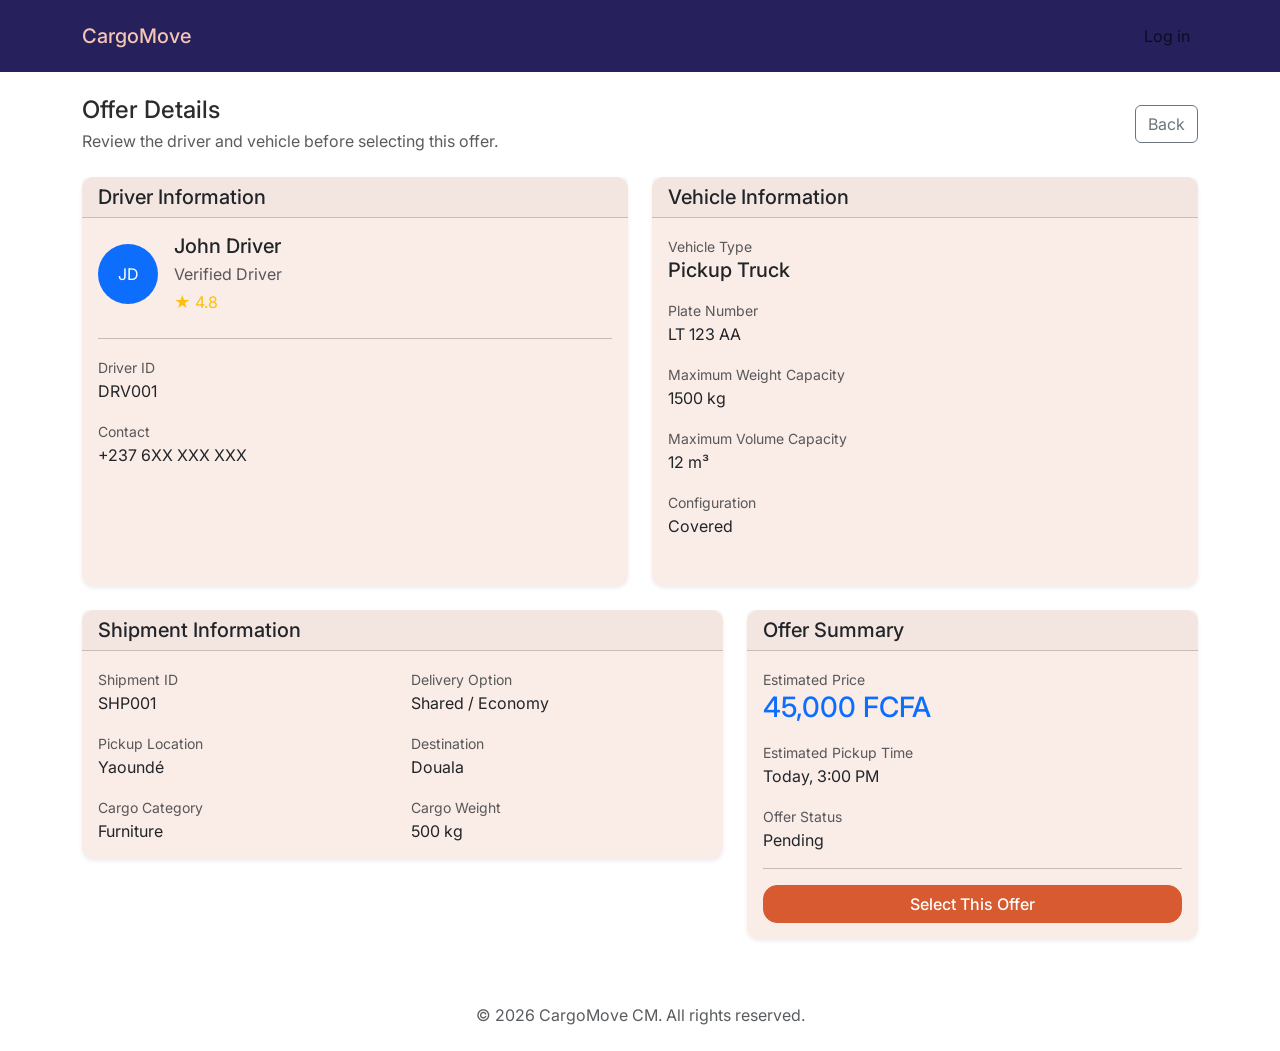
<file: frontend/pages/offerdetails.html>
<!DOCTYPE html>
<html lang="en">

<head>
    <meta charset="UTF-8">
    <meta name="viewport" content="width=device-width, initial-scale=1.0">

    <title>Offer Details — CargoMove CM</title>
    <link rel="preconnect" href="https://fonts.googleapis.com">
    <link href="https://fonts.googleapis.com/css2?family=Inter:wght@400;500&display=swap" rel="stylesheet">
    <link rel="stylesheet" href="https://cdn.jsdelivr.net/npm/bootstrap@5.3.3/dist/css/bootstrap.min.css">
    <link rel="stylesheet" href="../css/style.css">
</head>

<body>

    <nav class="navbar navbar-expand-lg">
        <div class="container">
            <a class="navbar-brand" href="../index.html">
                CargoMove
            </a>

            <button
                class="navbar-toggler"
                type="button"
                data-bs-toggle="collapse"
                data-bs-target="#navMenu"
                aria-controls="navMenu"
                aria-expanded="false"
                aria-label="Toggle navigation">

                <span class="navbar-toggler-icon"></span>
            </button>

            <div class="collapse navbar-collapse" id="navMenu">

                <ul class="navbar-nav ms-auto" id="navLinks">
                </ul>
            </div>
        </div>

    </nav>

    <main class="container wide my-4">
        <div class="d-flex justify-content-between align-items-center mb-4">
            <div>
                <h4 class="mb-1">Offer Details</h4>
                <p class="text-muted mb-0">
                    Review the driver and vehicle before selecting this offer.
                </p>
            </div>

            <a href="senderDashboard.html"
               class="btn btn-outline-secondary">
                Back
            </a>

        </div>

        <div class="row g-4">
            <div class="col-lg-6">
                <div class="card shadow-sm h-100">
                    <div class="card-header">
                        <h5 class="mb-0">Driver Information</h5>
                    </div>
                    <div class="card-body">
                        <div class="d-flex align-items-center mb-4">
                            <div
                                class="rounded-circle bg-primary text-white
                                       d-flex justify-content-center
                                       align-items-center me-3"
                                style="width: 60px; height: 60px;">

                                <span id="driverInitials">JD</span>
                            </div>

                            <div>

                                <h5 id="driverName" class="mb-1">
                                    Loading driver...
                                </h5>

                                <p id="driverVerification"
                                   class="text-muted mb-1">
                                    Verification status
                                </p>

                                <span class="text-warning">
                                    ★ <span id="driverRating">--</span>
                                </span>

                            </div>
                        </div>

                        <hr>

                        <div class="mb-3">

                            <small class="text-muted">
                                Driver ID
                            </small>

                            <p id="driverId" class="mb-0">
                                --
                            </p>

                        </div>

                        <div class="mb-3">

                            <small class="text-muted">
                                Contact
                            </small>

                            <p id="driverPhone" class="mb-0">
                                --
                            </p>
                        </div>
                    </div>
                </div>
            </div>

            <div class="col-lg-6">

                <div class="card shadow-sm h-100">

                    <div class="card-header">
                        <h5 class="mb-0">Vehicle Information</h5>
                    </div>

                    <div class="card-body">

                        <div class="mb-3">

                            <small class="text-muted">
                                Vehicle Type
                            </small>

                            <h5 id="vehicleType">
                                Loading...
                            </h5>

                        </div>

                        <div class="mb-3">

                            <small class="text-muted">
                                Plate Number
                            </small>

                            <p id="plateNumber" class="mb-0">
                                --
                            </p>

                        </div>

                        <div class="mb-3">

                            <small class="text-muted">
                                Maximum Weight Capacity
                            </small>

                            <p class="mb-0">
                                <span id="maxWeightCapacity">--</span> kg
                            </p>

                        </div>

                        <div class="mb-3">
                            <small class="text-muted">
                                Maximum Volume Capacity
                            </small>

                            <p class="mb-0">
                                <span id="maxVolumeCapacity">--</span> m³
                            </p>
                        </div>

                        <div class="mb-3">

                            <small class="text-muted">
                                Configuration
                            </small>

                            <p id="vehicleConfiguration" class="mb-0">
                                --
                            </p>
                        </div>
                    </div>
                </div>
            </div>

            <div class="col-lg-7">
                <div class="card shadow-sm">
                    <div class="card-header">
                        <h5 class="mb-0">Shipment Information</h5>
                    </div>
                    <div class="card-body">
                        <div class="row g-3">
                            <div class="col-md-6">
                                <small class="text-muted">
                                    Shipment ID
                                </small>

                                <p id="shipmentId" class="mb-0">
                                    --
                                </p>
                            </div>

                            <div class="col-md-6">
                                <small class="text-muted">
                                    Delivery Option
                                </small>

                                <p id="deliveryOption" class="mb-0">
                                    --
                                </p>
                            </div>

                            <div class="col-md-6">
                                <small class="text-muted">
                                    Pickup Location
                                </small>
                                <p id="pickupLocation" class="mb-0">
                                    --
                                </p>
                            </div>

                            <div class="col-md-6">
                                <small class="text-muted">
                                    Destination
                                </small>
                                <p id="destination" class="mb-0">
                                    --
                                </p>
                            </div>

                            <div class="col-md-6">
                                <small class="text-muted">
                                    Cargo Category
                                </small>

                                <p id="cargoCategory" class="mb-0">
                                    --
                                </p>
                            </div>

                            <div class="col-md-6">
                                <small class="text-muted">
                                    Cargo Weight
                                </small>

                                <p class="mb-0">
                                    <span id="cargoWeight">--</span> kg
                                </p>
                            </div>
                        </div>
                    </div>
                </div>

            </div>

            <div class="col-lg-5">
                <div class="card shadow-sm">
                    <div class="card-header">
                        <h5 class="mb-0">Offer Summary</h5>
                    </div>

                    <div class="card-body">
                        <div class="mb-3">
                            <small class="text-muted">
                                Estimated Price
                            </small>

                            <h3 id="estimatedPrice"
                                class="text-primary">
                                -- FCFA
                            </h3>
                        </div>

                        <div class="mb-3">
                            <small class="text-muted">
                                Estimated Pickup Time
                            </small>

                            <p id="estimatedPickupTime" class="mb-0">
                                --
                            </p>
                        </div>

                        <div class="mb-3">
                            <small class="text-muted">
                                Offer Status
                            </small>
                            <p id="offerStatus" class="mb-0">
                                --
                            </p>
                        </div>

                        <hr>
                        <div id="offerMessage"
                             class="alert d-none"
                             role="alert">
                        </div>

                        <button
                            type="button"
                            id="selectOfferBtn"
                            class="btn btn-primary w-100">
                            Select This Offer
                        </button>

                    </div>
                </div>
            </div>
        </div>
    </main>

    <footer class="text-center py-4">

        <p class="text-muted mb-0">
            &copy; 2026 CargoMove CM. All rights reserved.
        </p>

    </footer>

    <script src="https://cdn.jsdelivr.net/npm/bootstrap@5.3.3/dist/js/bootstrap.bundle.min.js">
    </script>
    <script src="../js/config.js"></script>
    <script src="../js/services/api.js"></script>
    <script src="../js/services/authService.js"></script>
    <script src="../js/components/navbar.js"></script>
    <script src="../js/pages/offerDetails.js"></script>

</body>
</html>
</file>
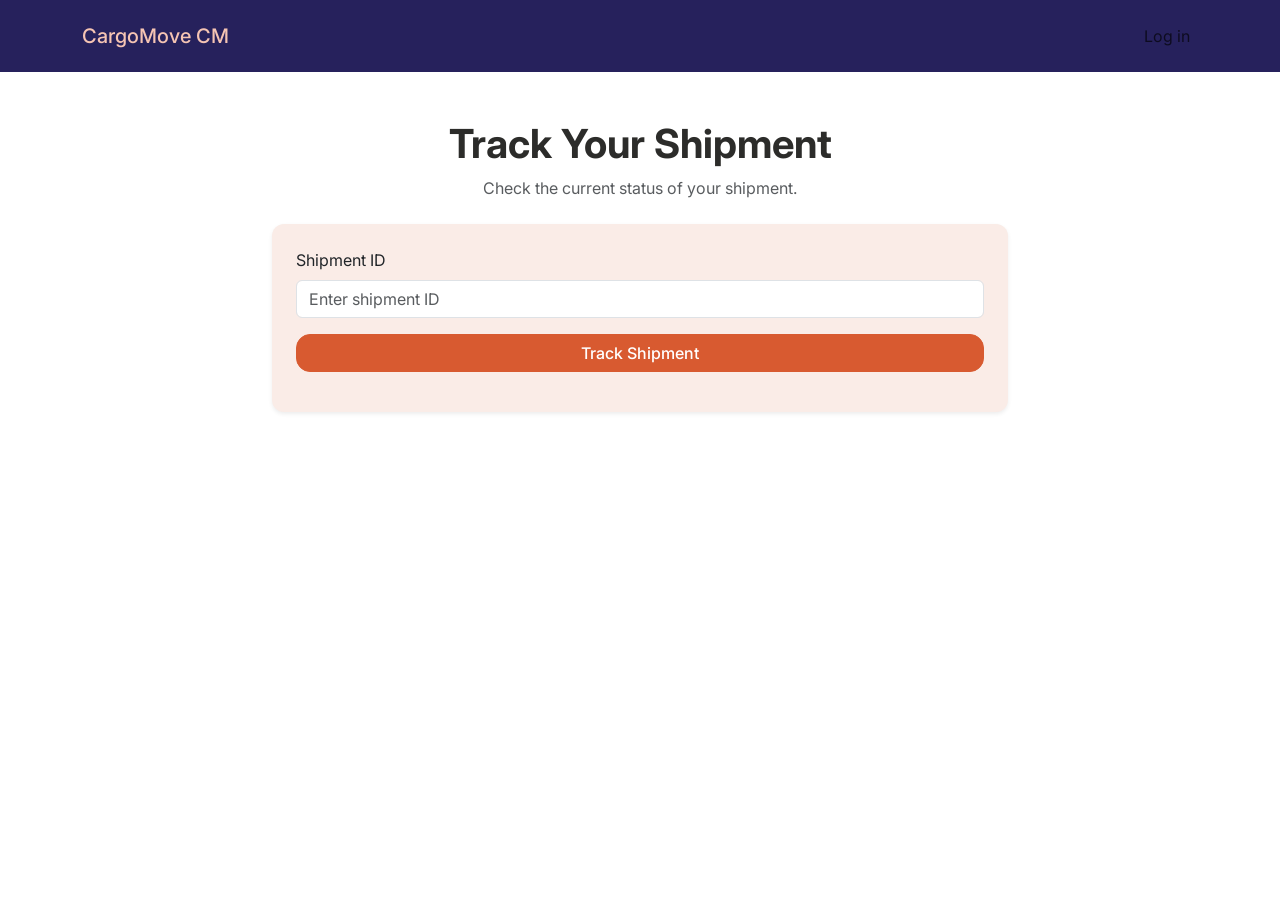
<file: frontend/pages/tracking.html>
<!DOCTYPE html>
<html lang="en">

<head>
    <meta charset="UTF-8">
    <meta name="viewport" content="width=device-width, initial-scale=1.0">
    <title>CargoMove CM - Tracking</title>
    <link href="https://cdn.jsdelivr.net/npm/bootstrap@5.3.3/dist/css/bootstrap.min.css"
        rel="stylesheet">
    <link href="https://fonts.googleapis.com/css2?family=Inter:wght@400;500;600;700&display=swap"
        rel="stylesheet">
    <link rel="stylesheet" href="../css/style.css">

</head>

<body>
    <nav class="navbar navbar-expand-lg">
        <div class="container">
            <a class="navbar-brand" href="#">
                CargoMove CM
            </a>
            <button
                class="navbar-toggler"
                type="button"
                data-bs-toggle="collapse"
                data-bs-target="#navMenu">
                <span class="navbar-toggler-icon"></span>
            </button>

            <div class="collapse navbar-collapse"
                id="navMenu">
                <ul class="navbar-nav ms-auto" id="navLinks"> </ul>
            </div>
        </div>
    </nav>

    <main class="container py-5">
        <div class="row justify-content-center">
            <div class="col-lg-8">
                <div class="text-center mb-4">

                    <h1 class="fw-bold">
                        Track Your Shipment
                    </h1>
                    <p class="text-muted">
                        Check the current status of your shipment.
                    </p>
                </div>
    
                <div class="card shadow-sm">
                    <div class="card-body p-4">
                        <form id="trackingForm">
                            <div class="mb-3">

                                <label
                                    for="shipmentId"
                                    class="form-label">
                                    Shipment ID
                                </label>

                                <input
                                    type="text"
                                    class="form-control"
                                    id="shipmentId"
                                    placeholder="Enter shipment ID"
                                    required>
                            </div>
                            <button
                                type="submit"
                                class="btn btn-primary w-100">
                                Track Shipment
                            </button>
                        </form>

                        <div id="trackingMessage"
                            class="mt-3">
                    </div>
                    </div>
                </div>

                <div
                    id="trackingResult"
                    class="card shadow-sm mt-4 d-none">

                    <div class="card-body p-4">
                        <h4 class="fw-bold mb-4">
                            Shipment Information
                        </h4>
                        <div class="mb-3">
                            <strong>
                                Shipment ID:
                            </strong>
                            <span id="displayShipmentId"> </span>
                        </div>

                        <div class="mb-3">
                            <strong>
                                Status:
                            </strong>
                            <span id="shipmentStatus"> </span>
                        </div>

                        <div class="mb-3">
                            <strong>
                                Pickup Location:
                            </strong>
                            <span id="pickupLocation"> </span>
                        </div>

                        <div class="mb-3">
                            <strong>
                                Destination:
                            </strong>
                            <span id="destination"> </span>
                        </div>

                        <div class="mb-3">
                            <strong>
                                Pickup Date
                            </strong>
                            <span id="pickupDate"> </span>
                        </div>

                        <div class="mb-3">
                            <strong>
                                Delivery Type
                            </strong>
                            <span id="deliveryType"> </span>
                        </div>

                        <div class="mb-3">
                            <strong>
                                Total Weight:
                            </strong>
                            <span id="totalWeight"> </span>
                        </div>

                        <div class="mb-3">
                            <strong>
                                Total Volume:
                            </strong>
                            <span id="totalVolume"> </span>
                        </div>

                        <div class="mb-3">
                            <strong>
                                Estimated Price:
                            </strong>
                            <span id="estimatedPrice"> </span>

                        </div>
                    </div>
                </div>
            </div>
        </div>

    </main>

    <script
        src="https://cdn.jsdelivr.net/npm/bootstrap@5.3.3/dist/js/bootstrap.bundle.min.js">
    </script>

    <script src="../js/config.js"></script>
    <script src="../js/services/api.js"></script>
    <script src="../js/services/authService.js"></script>
    <script src="../js/components/navbar.js"></script>
    <script src="../js/pages/liveTracking.js"></script>

</body>
</html>
</file>
<file: frontend/css/style.css>
:root {
    --color-bg: #FFFFFF;
    --color-text: #2C2C2A;
    --color-text-muted: #5F5E5A;
    --color-border: #E8D9D2;

    --color-navy: #26215C;
    --color-navy-light: #F5C4B3;
    --color-accent: #D85A30;
    --color-accent-dark: #993C1D;

    --status-pending: #8A4B0C;
    --status-pending-bg: #FCEEDA;
    --status-matched: #993C1D;
    --status-matched-bg: #FAECE7;
    --status-transit: #26215C;
    --status-transit-bg: #E8E7F5;
    --status-delivered: #2F5B12;
    --status-delivered-bg: #E7F3E0;
    --status-cancelled: #8A1F1F;
    --status-cancelled-bg: #FBE7E7;
}

body {
    font-family: 'Inter', sans-serif;
    color: var(--color-text);
    background-color: var(--color-bg);
}

.navbar {
    background-color: var(--color-navy);
    padding: 1rem 0;
}

.navbar-brand {
    font-weight: 500;
    color: var(--color-navy-light) !important;
}

.navbar-toggler {
    border-color: var(--color-navy-light);
}

.navbar-toggler-icon {
    filter: invert(1);
}

.navbar-greeting {
    color: var(--color-navy-light);
    font-size: 0.9rem;
}

.user-avatar {
    display: inline-flex;
    align-items: center;
    justify-content: center;
    width: 34px;
    height: 34px;
    border-radius: 50%;
    background-color: var(--color-accent);
    color: #fff;
    font-weight: 500;
    text-decoration: none;
}

.user-avatar:hover {
    background-color: var(--color-accent-dark);
    color: #fff;
}

main#app {
    max-width: 720px;
    margin: 0 auto;
    padding: 2rem 1rem;
}

main#app.wide {
    max-width: 960px;
}

.btn-primary {
    background-color: var(--color-accent);
    border-color: var(--color-accent);
    border-radius: 14px;
    font-weight: 500;
}

.btn-primary:hover {
    background-color: var(--color-accent-dark);
    border-color: var(--color-accent-dark);
}

.card {
    border: none;
    border-radius: 12px;
    background-color: var(--status-matched-bg);
    box-shadow: none;
    margin-bottom: 1rem;
}

.status-badge {
    display: inline-block;
    padding: 0.25rem 0.6rem;
    border-radius: 8px;
    font-size: 0.8rem;
    font-weight: 500;
}

.card, .btn, .user-avatar, .status-badge {
    transition: all 0.15s ease;
}

.card:hover {
    box-shadow: 0 2px 12px rgba(38, 33, 92, 0.08);
}

.stat-card {
    background-color: #fff;
    border: 1px solid var(--color-border);
    border-radius: 12px;
    padding: 1rem;
    text-align: center;
}

.stat-value {
    font-size: 1.6rem;
    font-weight: 500;
    color: var(--color-navy);
    margin-bottom: 0.2rem;
}

.stat-label {
    font-size: 0.8rem;
    color: var(--color-text-muted);
    margin-bottom: 0;
}

.status-PENDING { color: var(--status-pending); background: var(--status-pending-bg); }
.status-MATCHED { color: var(--status-matched); background: var(--status-matched-bg); }
.status-IN_TRANSIT { color: var(--status-transit); background: var(--status-transit-bg); }
.status-DELIVERED { color: var(--status-delivered); background: var(--status-delivered-bg); }
.status-CANCELLED { color: var(--status-cancelled); background: var(--status-cancelled-bg); }

.notif-bell-wrapper {
    position: relative;
}

.notif-bell-btn {
    background: none;
    border: none;
    color: var(--color-navy-light);
    font-size: 1.1rem;
    position: relative;
    cursor: pointer;
    padding: 0.25rem 0.4rem;
}

.notif-badge {
    position: absolute;
    top: -2px;
    right: -2px;
    background-color: var(--color-accent);
    color: #fff;
    font-size: 0.65rem;
    font-weight: 600;
    border-radius: 50%;
    min-width: 16px;
    height: 16px;
    display: flex;
    align-items: center;
    justify-content: center;
    padding: 0 3px;
}

.notif-dropdown {
    position: absolute;
    top: 130%;
    left: 0;
    width: 280px;
    max-height: 320px;
    overflow-y: auto;
    background-color: #fff;
    border-radius: 12px;
    box-shadow: 0 4px 20px rgba(38, 33, 92, 0.15);
    z-index: 1000;
}

.notif-dropdown-header {
    padding: 0.75rem 1rem;
    font-weight: 600;
    color: var(--color-navy);
    border-bottom: 1px solid var(--color-border);
}

.notif-item {
    padding: 0.6rem 1rem;
    border-bottom: 1px solid var(--color-border);
    cursor: default;
}

.notif-item.unread {
    background-color: var(--status-transit-bg);
    cursor: pointer;
}

.notif-item-title {
    font-weight: 600;
    font-size: 0.85rem;
    color: var(--color-text);
}

.notif-item-message {
    font-size: 0.8rem;
    color: var(--color-text-muted);
}

.notif-item-time {
    font-size: 0.7rem;
    color: var(--color-text-muted);
    margin-top: 0.15rem;
}
</file>
